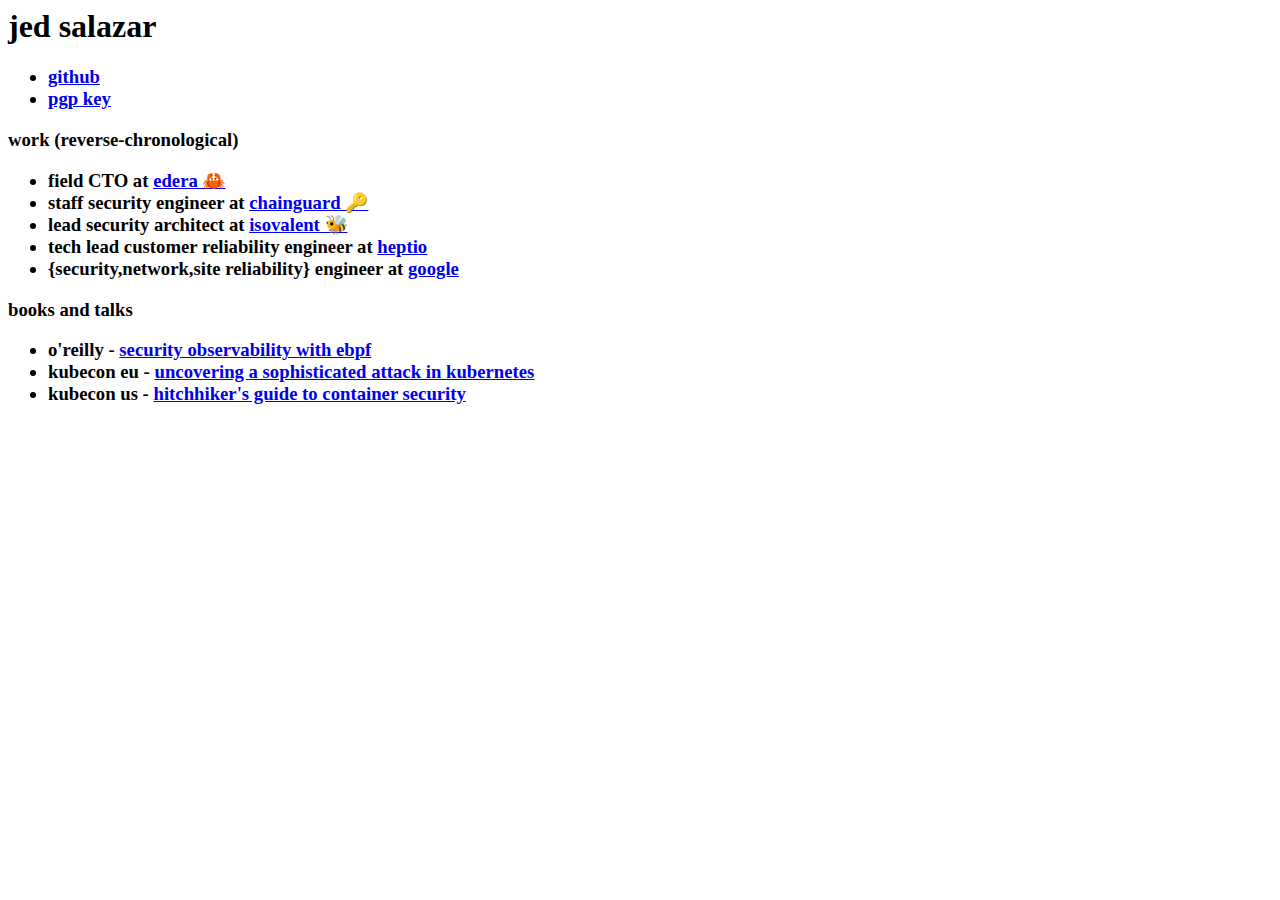
<file: index.html>
<html>
  <head>
    <title>highly sophisticated professional website</title>
    <link rel="icon" type="image/x-icon" href="/favicon.ico">
  <head>

<h1>
jed salazar
</h1>

<h3>
<ul>
  <li><a href="https://github.com/jedsalazar">github</a>
  <li><a href="https://youtu.be/dQw4w9WgXcQ">pgp key</a>
</ul>

<h3>
work (reverse-chronological)
<ul>
  <li>field CTO at <a href="https://edera.dev/">edera 🦀</a>
  <li>staff security engineer at <a href="https://www.chainguard.dev/">chainguard 🔑</a>
  <li>lead security architect at <a href="https://www.isovalent.com/">isovalent 🐝</a>
  <li>tech lead customer reliability engineer at <a href="https://www.heptio.com/">heptio</a>
  <li>{security,network,site reliability} engineer at <a href="https://www.google.com/">google</a>
</ul>

books and talks
<ul>
  <li>o'reilly - <a href="https://learning.oreilly.com/library/view/security-observability-with/9781492096719/">security observability with ebpf</a>
  <li>kubecon eu - <a href="https://youtu.be/bohnofE_dvw">uncovering a sophisticated attack in kubernetes</a>
  <li>kubecon us - <a href="https://youtu.be/YgxUVTx1FEs">hitchhiker's guide to container security</a>
</ul>

<!--its html, what more do you want?-->
</file>
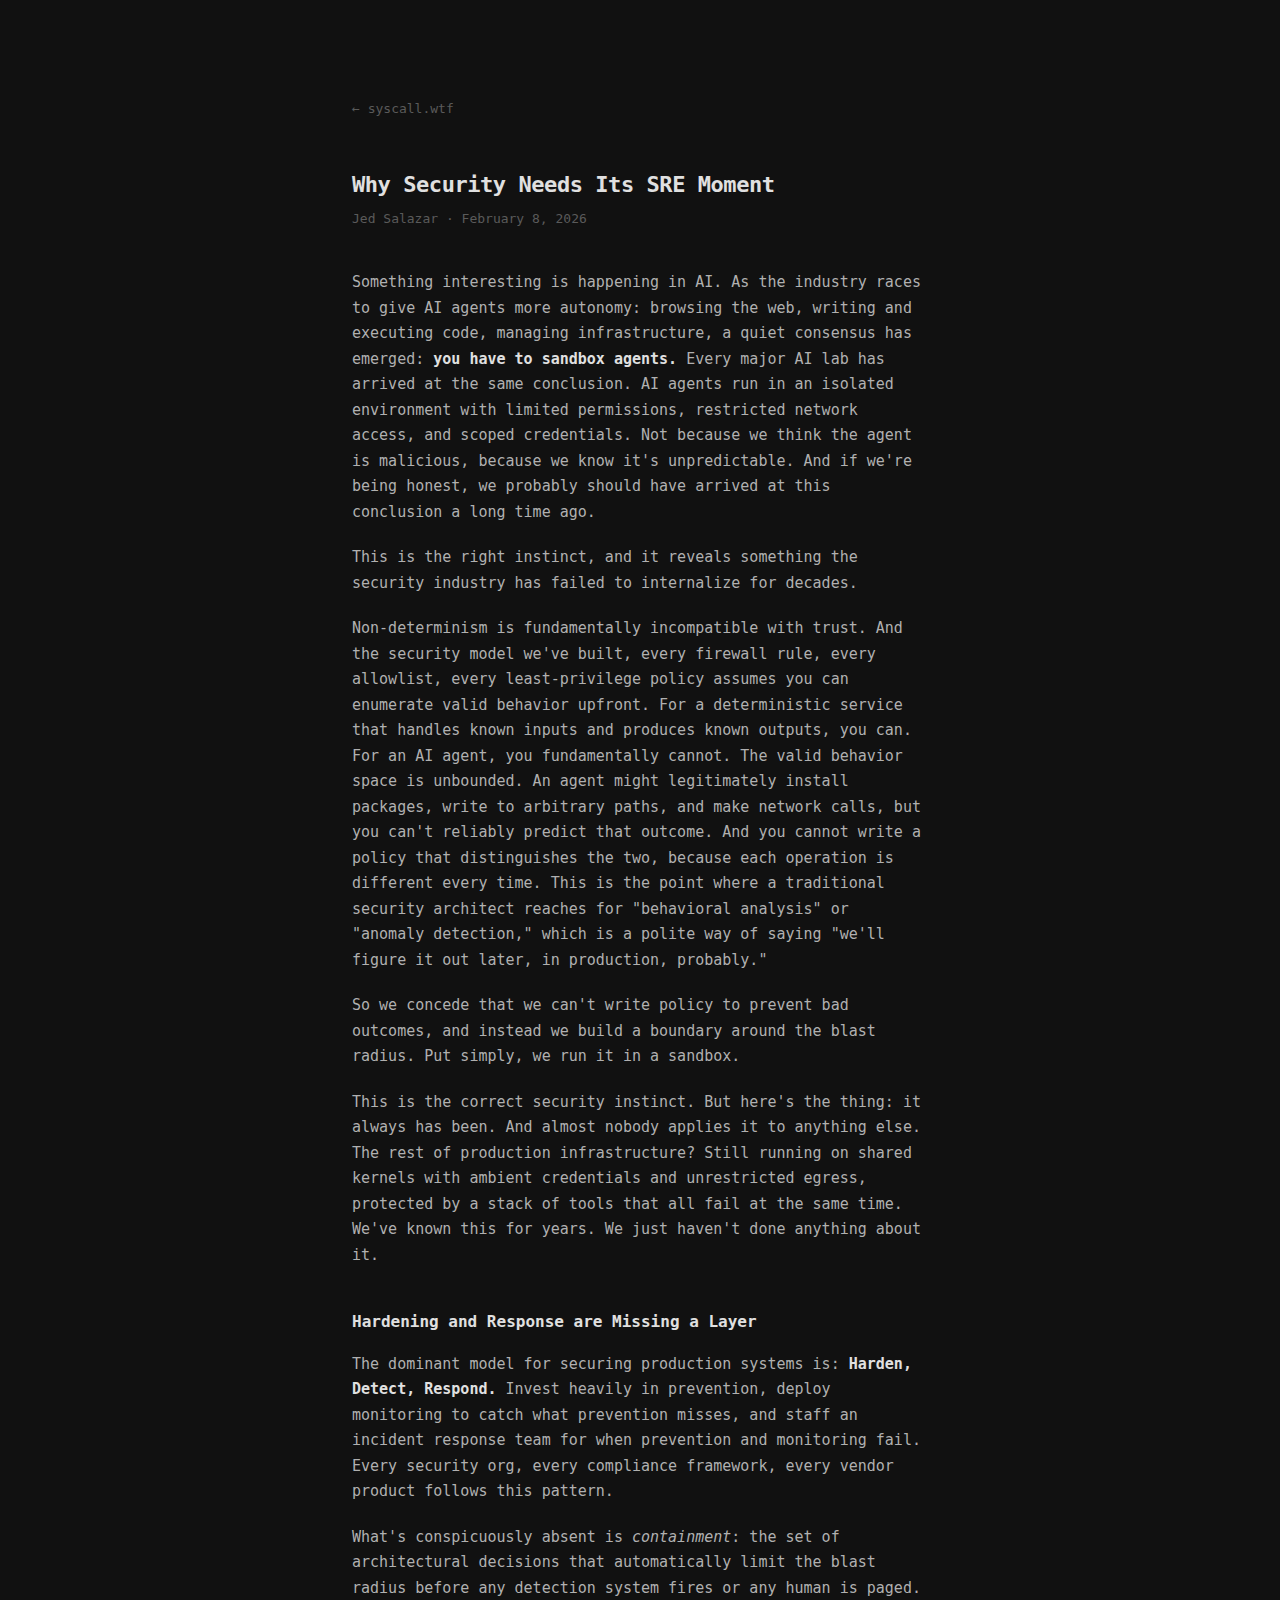
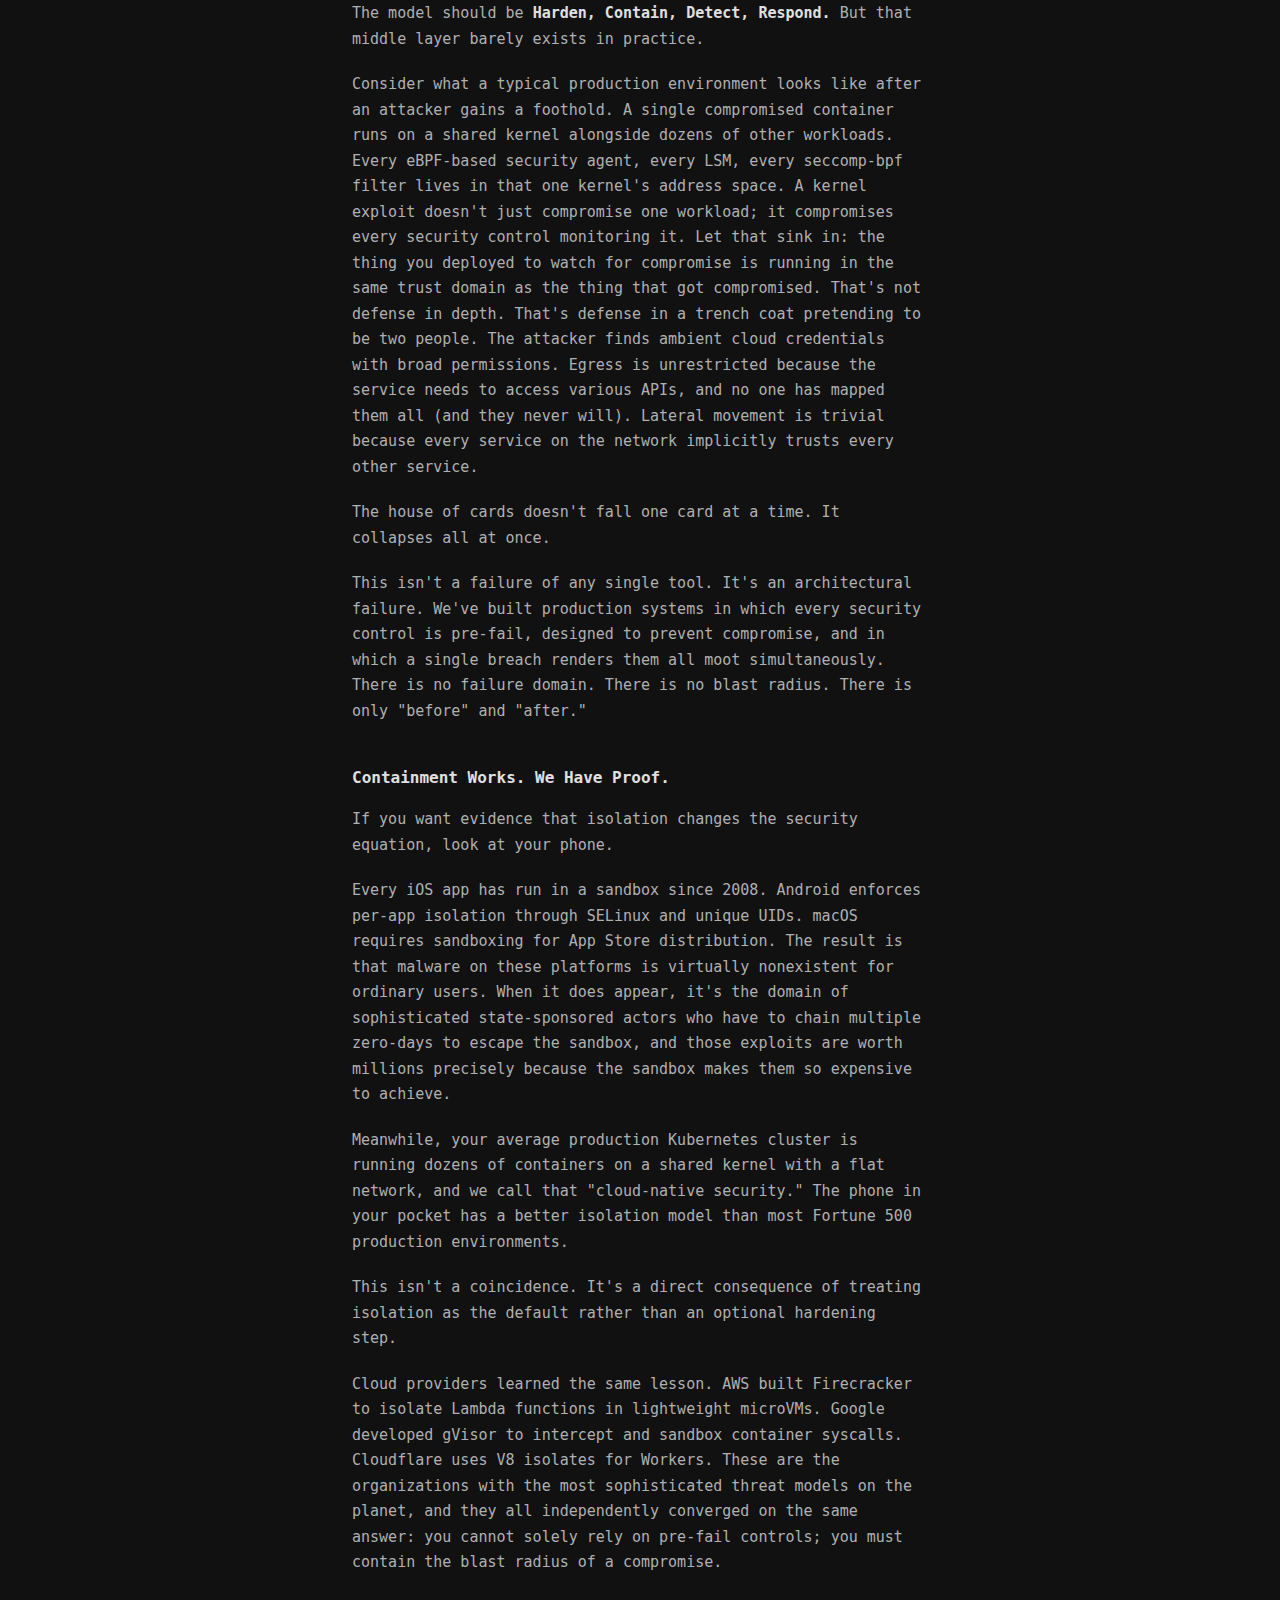
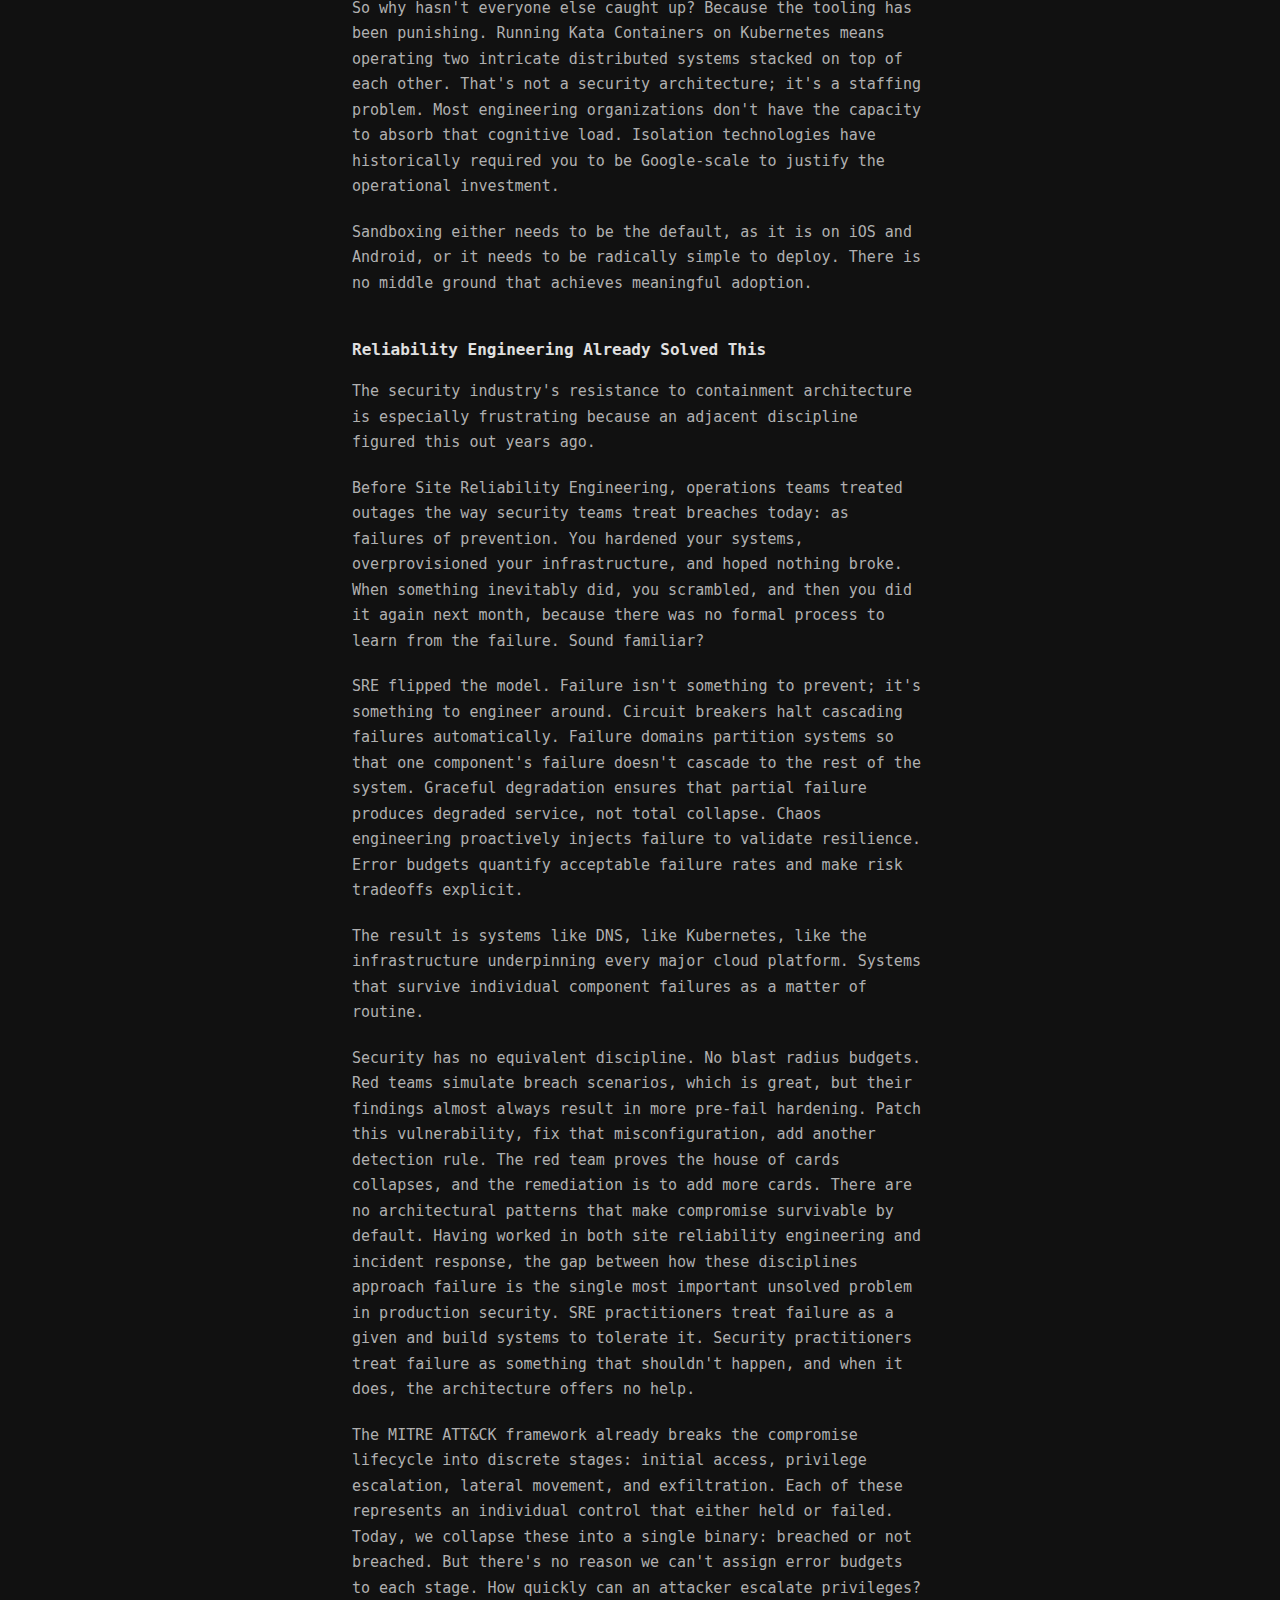
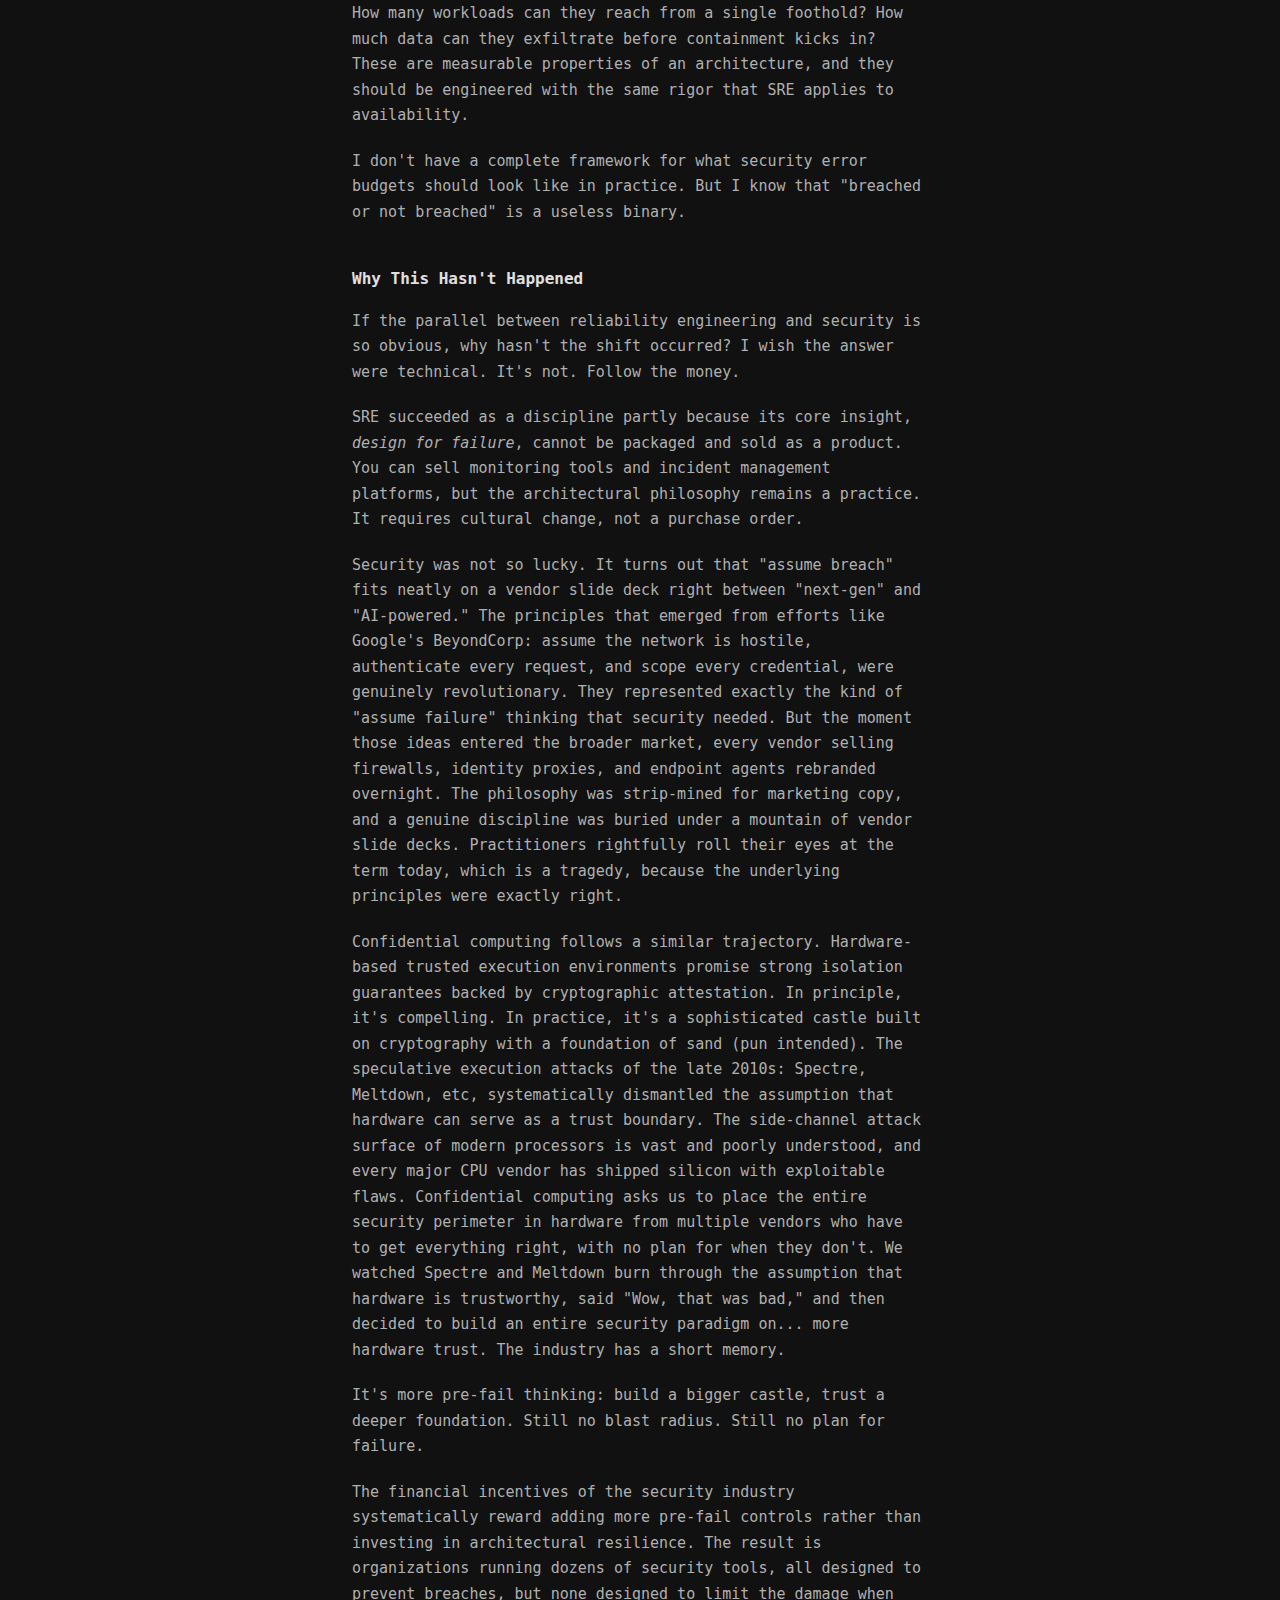
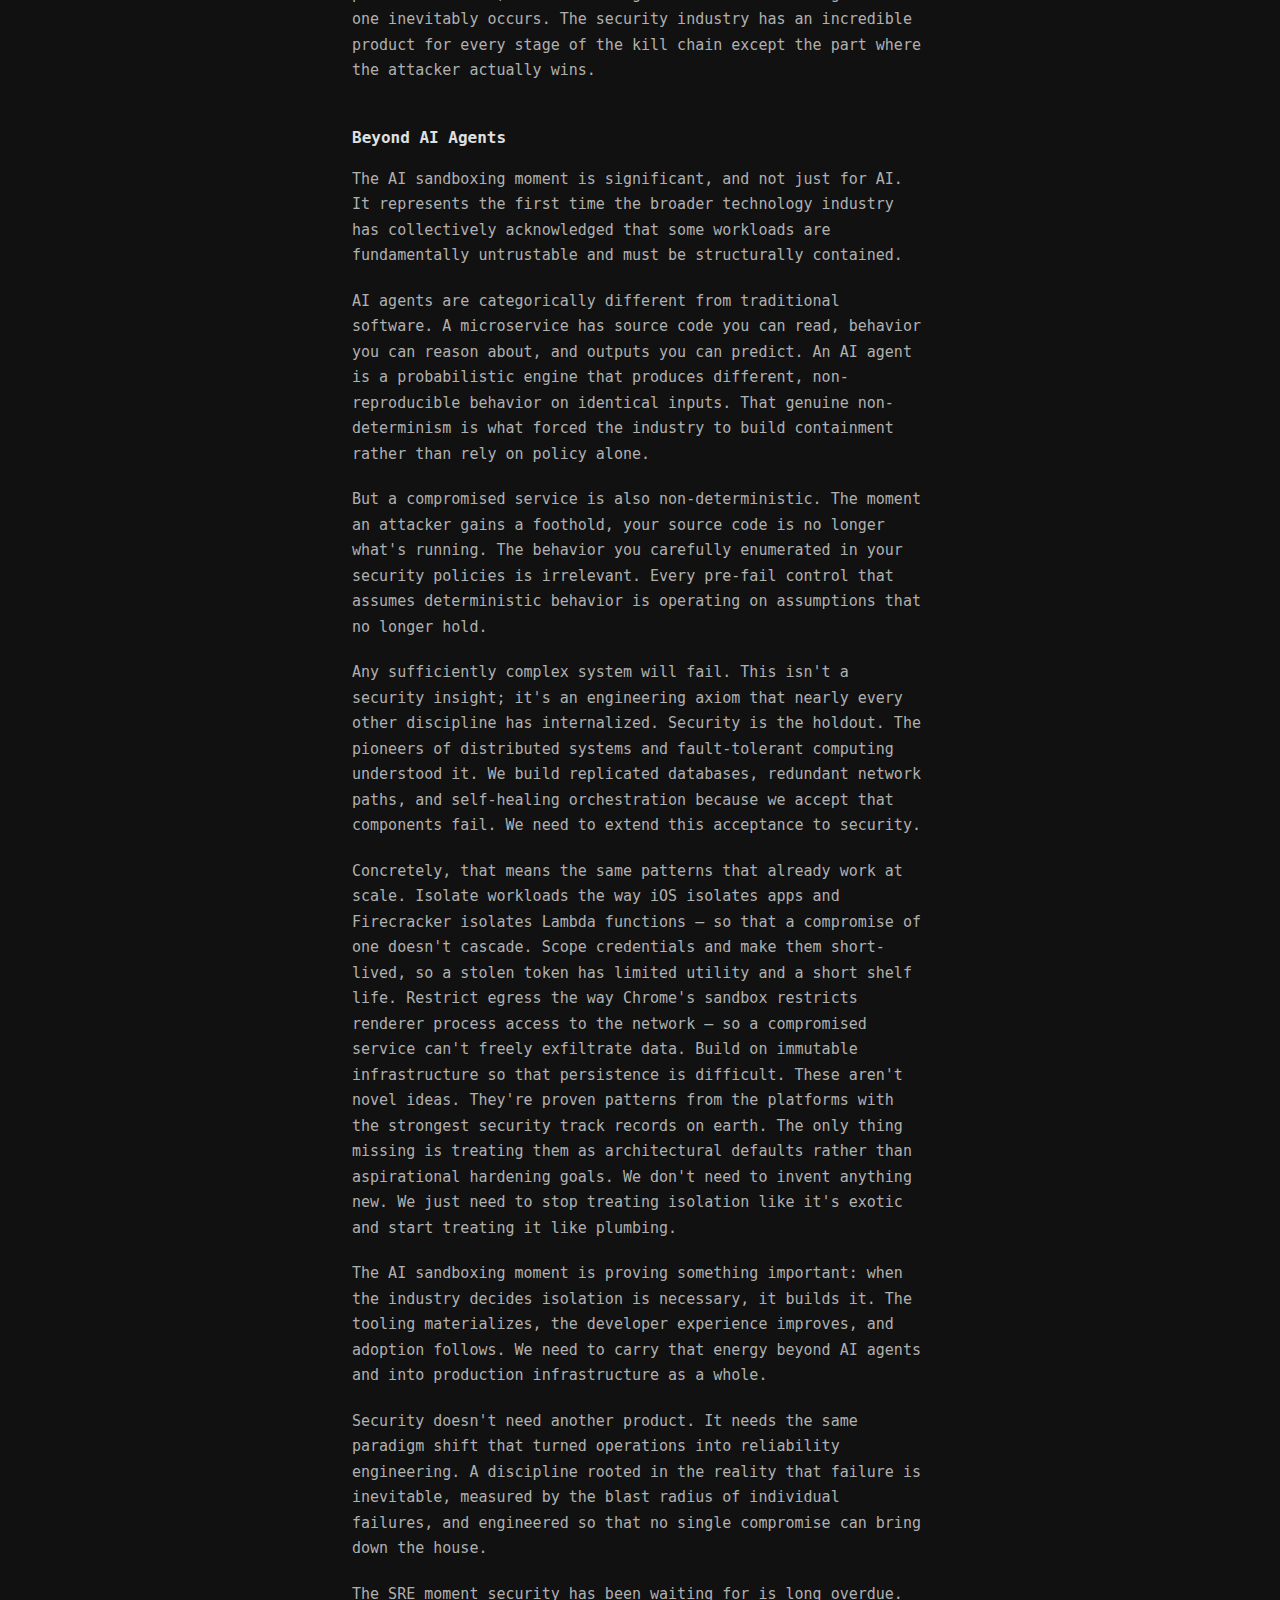
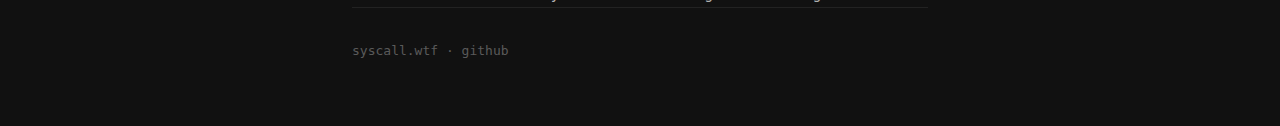
<file: blog/security-sre-moment.html>
<!DOCTYPE html>
<html lang="en">
<head>
    <meta charset="utf-8">
    <meta name="viewport" content="width=device-width, initial-scale=1">
    <meta name="theme-color" content="#111111">
    <meta name="description" content="The security industry needs the same paradigm shift that turned operations into reliability engineering.">
    <meta property="og:title" content="Why Security Needs Its SRE Moment | syscall.wtf">
    <meta property="og:description" content="The security industry needs the same paradigm shift that turned operations into reliability engineering.">
    <meta property="og:type" content="article">
    <meta property="og:url" content="https://www.syscall.wtf/blog/security-sre-moment">
    <meta property="article:author" content="Jed Salazar">
    <meta property="article:published_time" content="2026-02-08">
    <title>Why Security Needs Its SRE Moment | syscall.wtf</title>
    <link rel="icon" type="image/x-icon" href="/favicon.ico">
    <link rel="stylesheet" href="/style.css">
    <link rel="stylesheet" href="/blog/blog.css">
</head>
<body>
    <main>
        <nav>
            <a href="/">&larr; syscall.wtf</a>
        </nav>

        <article>
            <header>
                <h1>Why Security Needs Its SRE Moment</h1>
                <p class="meta">Jed Salazar &middot; February 8, 2026</p>
            </header>

            <p>Something interesting is happening in AI. As the industry races to give AI agents more autonomy: browsing the web, writing and executing code, managing infrastructure, a quiet consensus has emerged: <strong>you have to sandbox agents.</strong> Every major AI lab has arrived at the same conclusion. AI agents run in an isolated environment with limited permissions, restricted network access, and scoped credentials. Not because we think the agent is malicious, because we know it's unpredictable. And if we're being honest, we probably should have arrived at this conclusion a long time ago.</p>

            <p>This is the right instinct, and it reveals something the security industry has failed to internalize for decades.</p>

            <p>Non-determinism is fundamentally incompatible with trust. And the security model we've built, every firewall rule, every allowlist, every least-privilege policy assumes you can enumerate valid behavior upfront. For a deterministic service that handles known inputs and produces known outputs, you can. For an AI agent, you fundamentally cannot. The valid behavior space is unbounded. An agent might legitimately install packages, write to arbitrary paths, and make network calls, but you can't reliably predict that outcome. And you cannot write a policy that distinguishes the two, because each operation is different every time. This is the point where a traditional security architect reaches for "behavioral analysis" or "anomaly detection," which is a polite way of saying "we'll figure it out later, in production, probably."</p>

            <p>So we concede that we can't write policy to prevent bad outcomes, and instead we build a boundary around the blast radius. Put simply, we run it in a sandbox.</p>

            <p>This is the correct security instinct. But here's the thing: it always has been. And almost nobody applies it to anything else. The rest of production infrastructure? Still running on shared kernels with ambient credentials and unrestricted egress, protected by a stack of tools that all fail at the same time. We've known this for years. We just haven't done anything about it.</p>

            <h2>Hardening and Response are Missing a Layer</h2>

            <p>The dominant model for securing production systems is: <strong>Harden, Detect, Respond.</strong> Invest heavily in prevention, deploy monitoring to catch what prevention misses, and staff an incident response team for when prevention and monitoring fail. Every security org, every compliance framework, every vendor product follows this pattern.</p>

            <p>What's conspicuously absent is <em>containment</em>: the set of architectural decisions that automatically limit the blast radius before any detection system fires or any human is paged. The model should be <strong>Harden, Contain, Detect, Respond.</strong> But that middle layer barely exists in practice.</p>

            <p>Consider what a typical production environment looks like after an attacker gains a foothold. A single compromised container runs on a shared kernel alongside dozens of other workloads. Every eBPF-based security agent, every LSM, every seccomp-bpf filter lives in that one kernel's address space. A kernel exploit doesn't just compromise one workload; it compromises every security control monitoring it. Let that sink in: the thing you deployed to watch for compromise is running in the same trust domain as the thing that got compromised. That's not defense in depth. That's defense in a trench coat pretending to be two people. The attacker finds ambient cloud credentials with broad permissions. Egress is unrestricted because the service needs to access various APIs, and no one has mapped them all (and they never will). Lateral movement is trivial because every service on the network implicitly trusts every other service.</p>

            <p>The house of cards doesn't fall one card at a time. It collapses all at once.</p>

            <p>This isn't a failure of any single tool. It's an architectural failure. We've built production systems in which every security control is pre-fail, designed to prevent compromise, and in which a single breach renders them all moot simultaneously. There is no failure domain. There is no blast radius. There is only "before" and "after."</p>

            <h2>Containment Works. We Have Proof.</h2>

            <p>If you want evidence that isolation changes the security equation, look at your phone.</p>

            <p>Every iOS app has run in a sandbox since 2008. Android enforces per-app isolation through SELinux and unique UIDs. macOS requires sandboxing for App Store distribution. The result is that malware on these platforms is virtually nonexistent for ordinary users. When it does appear, it's the domain of sophisticated state-sponsored actors who have to chain multiple zero-days to escape the sandbox, and those exploits are worth millions precisely because the sandbox makes them so expensive to achieve.</p>

            <p>Meanwhile, your average production Kubernetes cluster is running dozens of containers on a shared kernel with a flat network, and we call that "cloud-native security." The phone in your pocket has a better isolation model than most Fortune 500 production environments.</p>

            <p>This isn't a coincidence. It's a direct consequence of treating isolation as the default rather than an optional hardening step.</p>

            <p>Cloud providers learned the same lesson. AWS built Firecracker to isolate Lambda functions in lightweight microVMs. Google developed gVisor to intercept and sandbox container syscalls. Cloudflare uses V8 isolates for Workers. These are the organizations with the most sophisticated threat models on the planet, and they all independently converged on the same answer: you cannot solely rely on pre-fail controls; you must contain the blast radius of a compromise.</p>

            <p>So why hasn't everyone else caught up? Because the tooling has been punishing. Running Kata Containers on Kubernetes means operating two intricate distributed systems stacked on top of each other. That's not a security architecture; it's a staffing problem. Most engineering organizations don't have the capacity to absorb that cognitive load. Isolation technologies have historically required you to be Google-scale to justify the operational investment.</p>

            <p>Sandboxing either needs to be the default, as it is on iOS and Android, or it needs to be radically simple to deploy. There is no middle ground that achieves meaningful adoption.</p>

            <h2>Reliability Engineering Already Solved This</h2>

            <p>The security industry's resistance to containment architecture is especially frustrating because an adjacent discipline figured this out years ago.</p>

            <p>Before Site Reliability Engineering, operations teams treated outages the way security teams treat breaches today: as failures of prevention. You hardened your systems, overprovisioned your infrastructure, and hoped nothing broke. When something inevitably did, you scrambled, and then you did it again next month, because there was no formal process to learn from the failure. Sound familiar?</p>

            <p>SRE flipped the model. Failure isn't something to prevent; it's something to engineer around. Circuit breakers halt cascading failures automatically. Failure domains partition systems so that one component's failure doesn't cascade to the rest of the system. Graceful degradation ensures that partial failure produces degraded service, not total collapse. Chaos engineering proactively injects failure to validate resilience. Error budgets quantify acceptable failure rates and make risk tradeoffs explicit.</p>

            <p>The result is systems like DNS, like Kubernetes, like the infrastructure underpinning every major cloud platform. Systems that survive individual component failures as a matter of routine.</p>

            <p>Security has no equivalent discipline. No blast radius budgets. Red teams simulate breach scenarios, which is great, but their findings almost always result in more pre-fail hardening. Patch this vulnerability, fix that misconfiguration, add another detection rule. The red team proves the house of cards collapses, and the remediation is to add more cards. There are no architectural patterns that make compromise survivable by default. Having worked in both site reliability engineering and incident response, the gap between how these disciplines approach failure is the single most important unsolved problem in production security. SRE practitioners treat failure as a given and build systems to tolerate it. Security practitioners treat failure as something that shouldn't happen, and when it does, the architecture offers no help.</p>

            <p>The MITRE ATT&CK framework already breaks the compromise lifecycle into discrete stages: initial access, privilege escalation, lateral movement, and exfiltration. Each of these represents an individual control that either held or failed. Today, we collapse these into a single binary: breached or not breached. But there's no reason we can't assign error budgets to each stage. How quickly can an attacker escalate privileges? How many workloads can they reach from a single foothold? How much data can they exfiltrate before containment kicks in? These are measurable properties of an architecture, and they should be engineered with the same rigor that SRE applies to availability.</p>

            <p>I don't have a complete framework for what security error budgets should look like in practice. But I know that "breached or not breached" is a useless binary.</p>

            <h2>Why This Hasn't Happened</h2>

            <p>If the parallel between reliability engineering and security is so obvious, why hasn't the shift occurred? I wish the answer were technical. It's not. Follow the money.</p>

            <p>SRE succeeded as a discipline partly because its core insight, <em>design for failure</em>, cannot be packaged and sold as a product. You can sell monitoring tools and incident management platforms, but the architectural philosophy remains a practice. It requires cultural change, not a purchase order.</p>

            <p>Security was not so lucky. It turns out that "assume breach" fits neatly on a vendor slide deck right between "next-gen" and "AI-powered." The principles that emerged from efforts like Google's BeyondCorp: assume the network is hostile, authenticate every request, and scope every credential, were genuinely revolutionary. They represented exactly the kind of "assume failure" thinking that security needed. But the moment those ideas entered the broader market, every vendor selling firewalls, identity proxies, and endpoint agents rebranded overnight. The philosophy was strip-mined for marketing copy, and a genuine discipline was buried under a mountain of vendor slide decks. Practitioners rightfully roll their eyes at the term today, which is a tragedy, because the underlying principles were exactly right.</p>

            <p>Confidential computing follows a similar trajectory. Hardware-based trusted execution environments promise strong isolation guarantees backed by cryptographic attestation. In principle, it's compelling. In practice, it's a sophisticated castle built on cryptography with a foundation of sand (pun intended). The speculative execution attacks of the late 2010s: Spectre, Meltdown, etc, systematically dismantled the assumption that hardware can serve as a trust boundary. The side-channel attack surface of modern processors is vast and poorly understood, and every major CPU vendor has shipped silicon with exploitable flaws. Confidential computing asks us to place the entire security perimeter in hardware from multiple vendors who have to get everything right, with no plan for when they don't. We watched Spectre and Meltdown burn through the assumption that hardware is trustworthy, said "Wow, that was bad," and then decided to build an entire security paradigm on... more hardware trust. The industry has a short memory.</p>

            <p>It's more pre-fail thinking: build a bigger castle, trust a deeper foundation. Still no blast radius. Still no plan for failure.</p>

            <p>The financial incentives of the security industry systematically reward adding more pre-fail controls rather than investing in architectural resilience. The result is organizations running dozens of security tools, all designed to prevent breaches, but none designed to limit the damage when one inevitably occurs. The security industry has an incredible product for every stage of the kill chain except the part where the attacker actually wins.</p>

            <h2>Beyond AI Agents</h2>

            <p>The AI sandboxing moment is significant, and not just for AI. It represents the first time the broader technology industry has collectively acknowledged that some workloads are fundamentally untrustable and must be structurally contained.</p>

            <p>AI agents are categorically different from traditional software. A microservice has source code you can read, behavior you can reason about, and outputs you can predict. An AI agent is a probabilistic engine that produces different, non-reproducible behavior on identical inputs. That genuine non-determinism is what forced the industry to build containment rather than rely on policy alone.</p>

            <p>But a compromised service is also non-deterministic. The moment an attacker gains a foothold, your source code is no longer what's running. The behavior you carefully enumerated in your security policies is irrelevant. Every pre-fail control that assumes deterministic behavior is operating on assumptions that no longer hold.</p>

            <p>Any sufficiently complex system will fail. This isn't a security insight; it's an engineering axiom that nearly every other discipline has internalized. Security is the holdout. The pioneers of distributed systems and fault-tolerant computing understood it. We build replicated databases, redundant network paths, and self-healing orchestration because we accept that components fail. We need to extend this acceptance to security.</p>

            <p>Concretely, that means the same patterns that already work at scale. Isolate workloads the way iOS isolates apps and Firecracker isolates Lambda functions &mdash; so that a compromise of one doesn't cascade. Scope credentials and make them short-lived, so a stolen token has limited utility and a short shelf life. Restrict egress the way Chrome's sandbox restricts renderer process access to the network &mdash; so a compromised service can't freely exfiltrate data. Build on immutable infrastructure so that persistence is difficult. These aren't novel ideas. They're proven patterns from the platforms with the strongest security track records on earth. The only thing missing is treating them as architectural defaults rather than aspirational hardening goals. We don't need to invent anything new. We just need to stop treating isolation like it's exotic and start treating it like plumbing.</p>

            <p>The AI sandboxing moment is proving something important: when the industry decides isolation is necessary, it builds it. The tooling materializes, the developer experience improves, and adoption follows. We need to carry that energy beyond AI agents and into production infrastructure as a whole.</p>

            <p>Security doesn't need another product. It needs the same paradigm shift that turned operations into reliability engineering. A discipline rooted in the reality that failure is inevitable, measured by the blast radius of individual failures, and engineered so that no single compromise can bring down the house.</p>

            <p>The SRE moment security has been waiting for is long overdue.</p>
        </article>

        <footer>
            <p>
                <a href="/">syscall.wtf</a> &middot;
                <a href="https://github.com/jedsalazar">github</a>
            </p>
        </footer>
    </main>
</body>
</html>
</file>
<file: style.css>
*, *::before, *::after {
    box-sizing: border-box;
    margin: 0;
    padding: 0;
}

:root {
    --bg: #111111;
    --fg: #b0b0b0;
    --fg-bright: #e0e0e0;
    --fg-muted: #5a5a5a;
    --accent: #d19a66;
    --accent-hover: #e4b884;
    --font: ui-monospace, 'Cascadia Code', 'Source Code Pro', Menlo, Consolas, 'DejaVu Sans Mono', monospace;
}

html {
    font-size: 16px;
}

body {
    background: var(--bg);
    color: var(--fg);
    font-family: var(--font);
    font-size: 0.9375rem;
    line-height: 1.7;
    max-width: 640px;
    margin: 0 auto;
    padding: 6rem 2rem 4rem;
    -webkit-font-smoothing: antialiased;
    -moz-osx-font-smoothing: grayscale;
}

::selection {
    background: rgba(209, 154, 102, 0.2);
    color: var(--fg-bright);
}

/* --- Header --- */

header {
    margin-bottom: 3rem;
}


h1 {
    color: var(--fg-bright);
    font-size: 1.5rem;
    font-weight: 600;
    letter-spacing: -0.02em;
    margin-bottom: 0.25rem;
}

.prompt {
    color: var(--fg-muted);
    font-size: 0.8125rem;
    margin-bottom: 0.125rem;
}

.subtitle {
    color: var(--fg-muted);
    font-size: 0.875rem;
    font-style: italic;
}

/* --- About --- */

.about {
    margin-bottom: 3rem;
}

.about p {
    margin-bottom: 1.25rem;
}

.about p:last-child {
    margin-bottom: 0;
}

/* --- Writing --- */

.writing {
    margin-bottom: 3rem;
}

.writing h2 {
    color: var(--fg-muted);
    font-size: 0.8125rem;
    font-weight: 400;
    margin-bottom: 1.25rem;
}

.writing ul {
    list-style: none;
}

.writing li {
    margin-bottom: 0.5rem;
    font-size: 0.875rem;
}

/* --- Work --- */

.work {
    margin-bottom: 3rem;
}

.work h2 {
    color: var(--fg-muted);
    font-size: 0.8125rem;
    font-weight: 400;
    margin-bottom: 1.25rem;
}

.work ul {
    list-style: none;
}

.work li {
    margin-bottom: 0.5rem;
    font-size: 0.875rem;
}

.work strong {
    color: var(--fg-bright);
    font-weight: 600;
}

.muted {
    color: var(--fg-muted);
}

/* --- Links --- */

a {
    color: var(--accent);
    text-decoration: none;
}

a:hover {
    color: var(--accent-hover);
    text-decoration: underline;
}

/* --- Footer --- */

footer {
    padding-top: 2rem;
    border-top: 1px solid #222222;
}

footer p {
    color: var(--fg-muted);
    font-size: 0.8125rem;
}

footer a {
    color: var(--fg-muted);
}

footer a:hover {
    color: var(--accent);
}

/* --- Responsive --- */

@media (max-width: 480px) {
    body {
        padding: 3rem 1.5rem 3rem;
    }

    h1 {
        font-size: 1.25rem;
    }
}
</file>
<file: blog/blog.css>
/* --- Blog --- */

nav {
    margin-bottom: 3rem;
}

nav a {
    color: var(--fg-muted);
    font-size: 0.8125rem;
}

nav a:hover {
    color: var(--accent);
}

article header {
    margin-bottom: 2.5rem;
}

article header h1 {
    font-size: 1.375rem;
    line-height: 1.4;
    margin-bottom: 0.5rem;
}

.meta {
    color: var(--fg-muted);
    font-size: 0.8125rem;
}

article h2 {
    color: var(--fg-bright);
    font-size: 1rem;
    font-weight: 600;
    margin-top: 2.5rem;
    margin-bottom: 1rem;
}

article p {
    margin-bottom: 1.25rem;
}

article p:last-child {
    margin-bottom: 0;
}

article strong {
    color: var(--fg-bright);
    font-weight: 600;
}

article em {
    font-style: italic;
}
</file>
